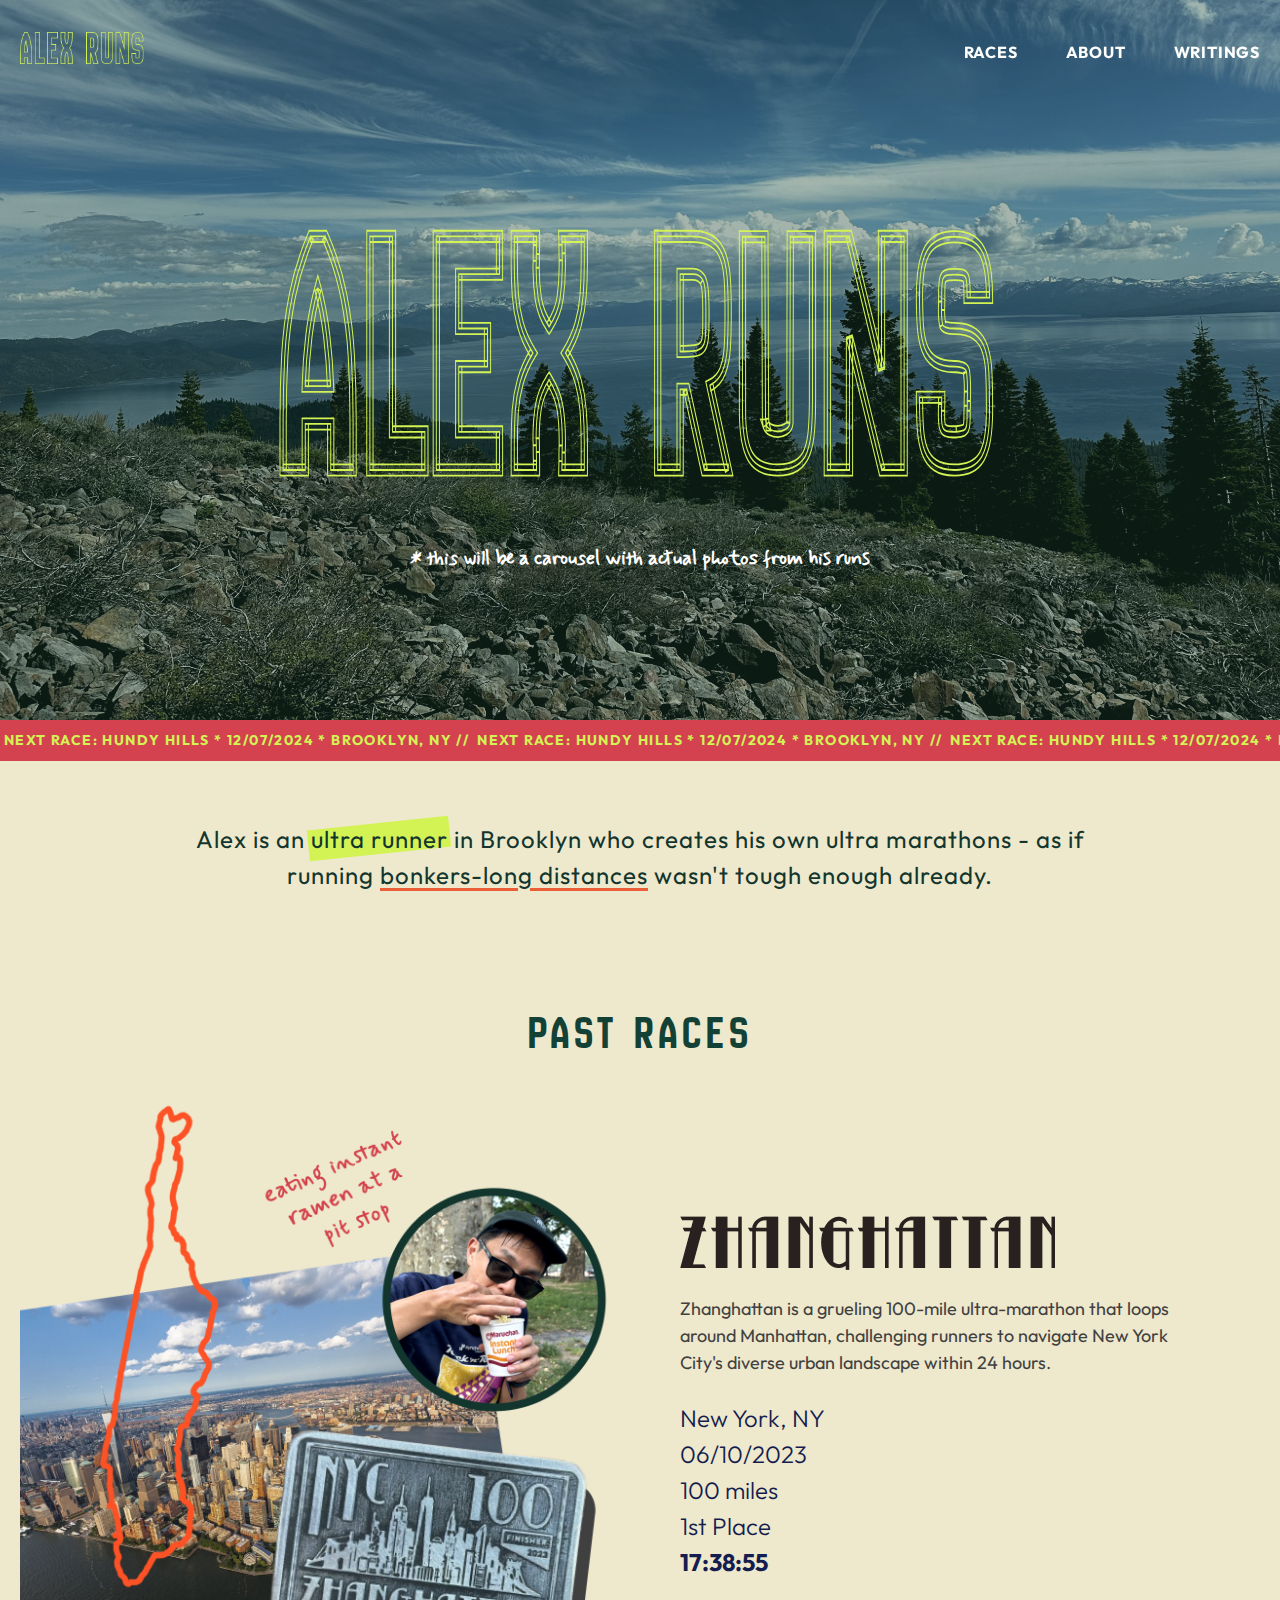
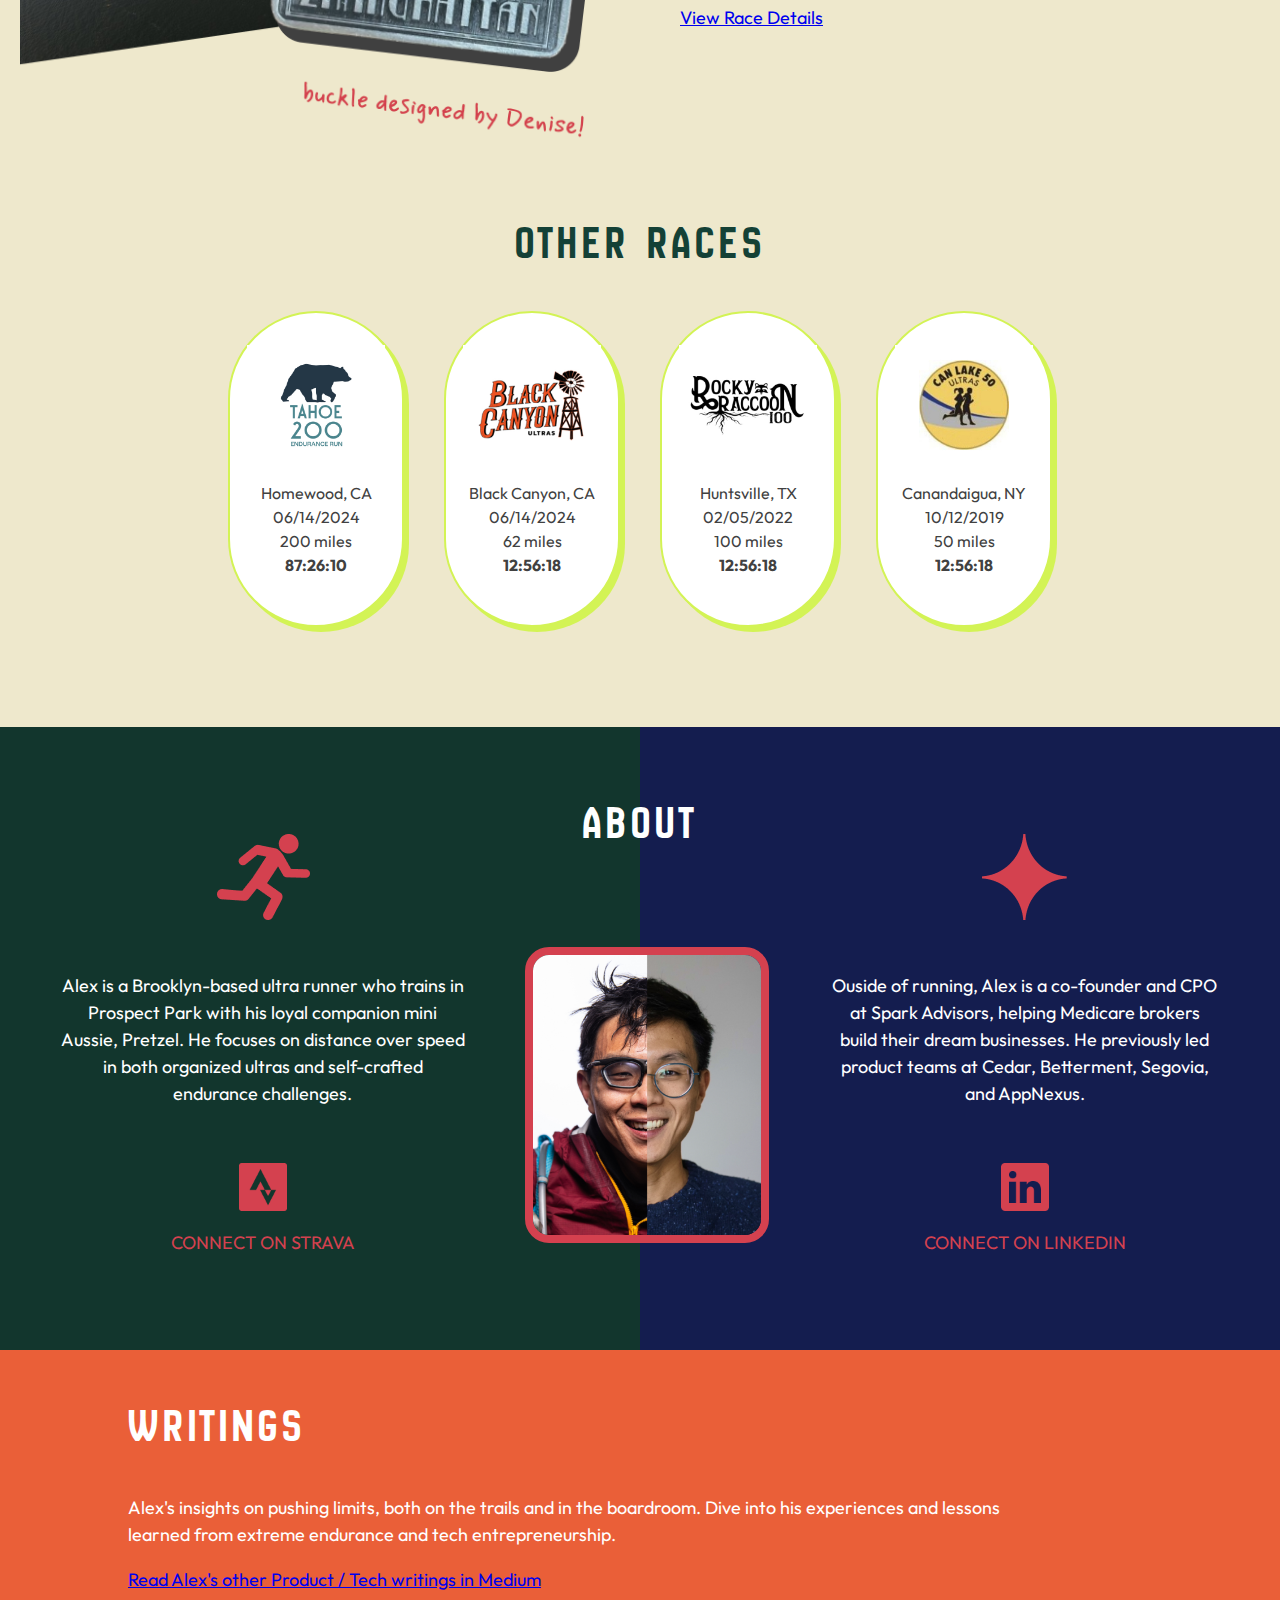
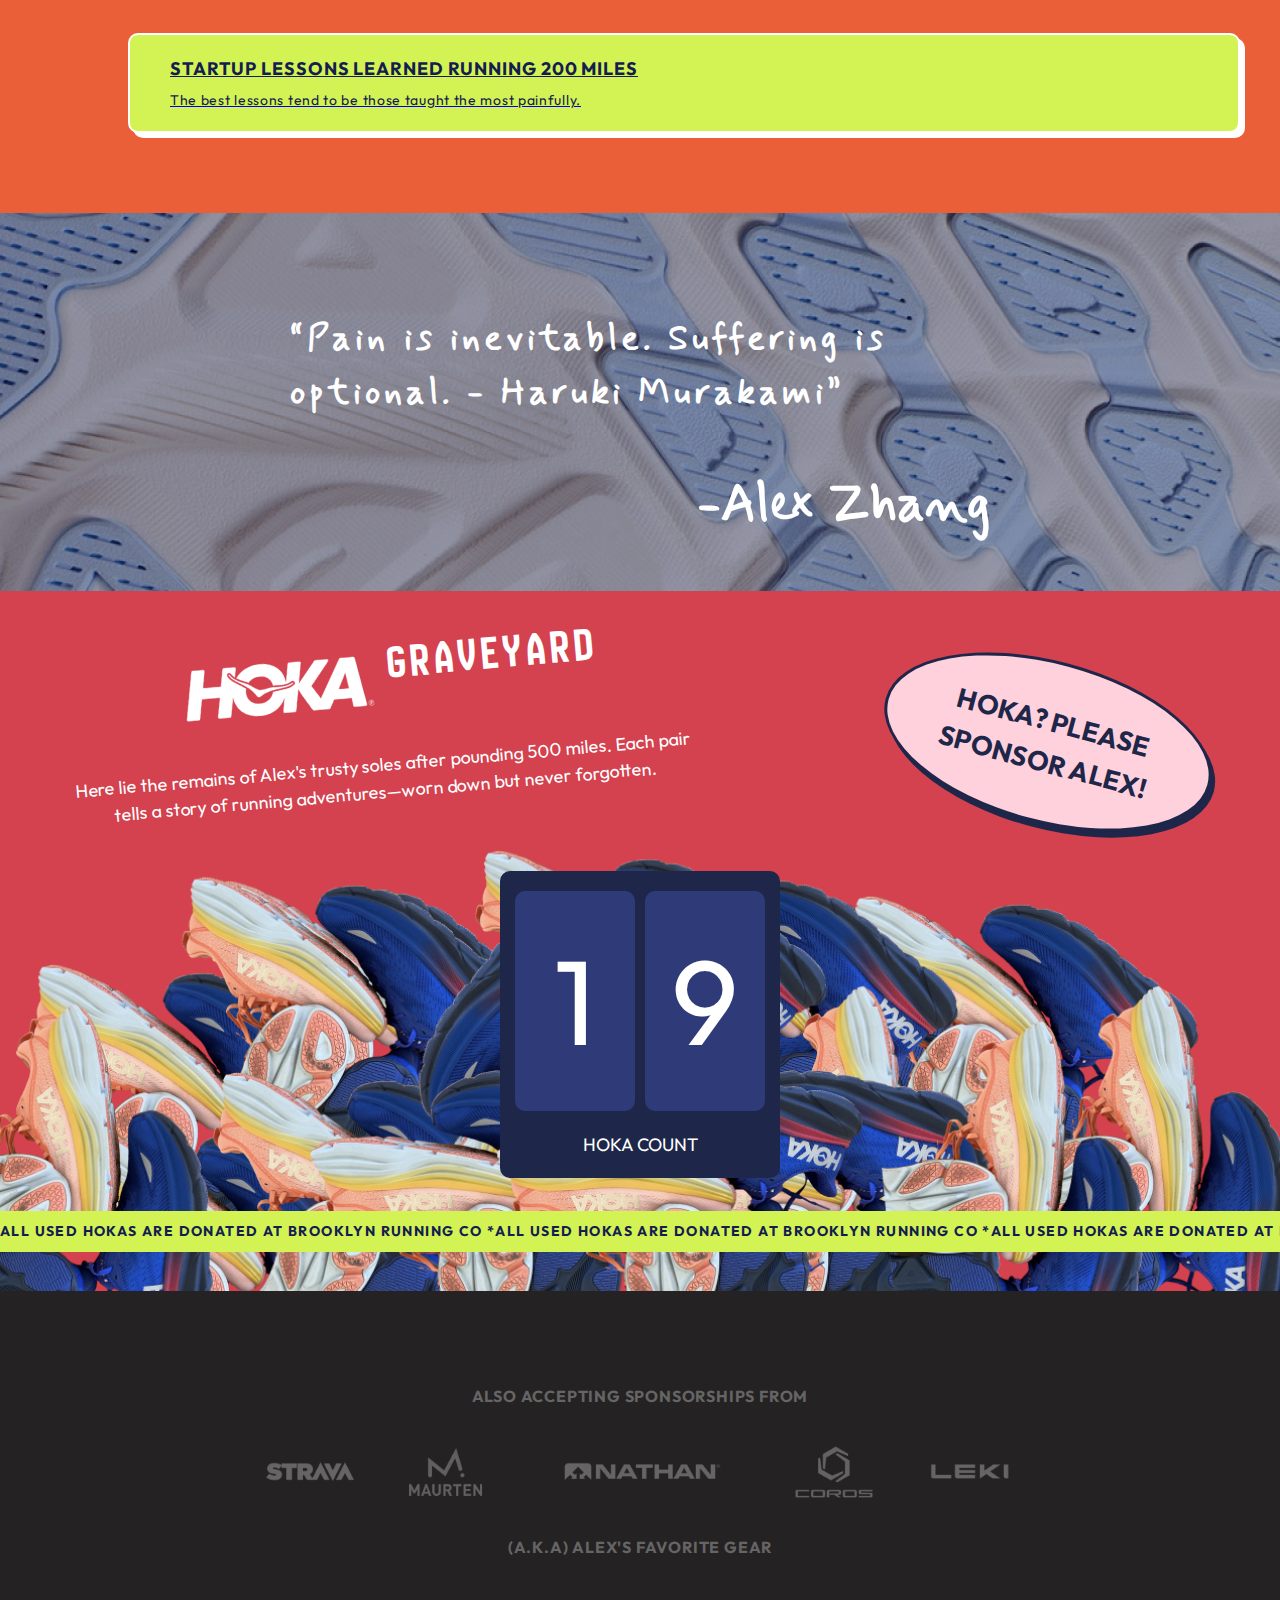
<file: index.html>
<!DOCTYPE html>
    <html lang="en">
        
<head>
    <meta charset="UTF-8">
    <meta name="viewport" content="width=device-width, initial-scale=1.0">
    <title> Alex Runs</title>
    <link rel="stylesheet" href="./styles.css">
    <link href="https://fonts.googleapis.com/css2?family=Outfit:wght@300;400;500;700&display=swap" rel="stylesheet">
    <link href="https://fonts.googleapis.com/css2?family=New+Amsterdam&display=swap" rel="stylesheet">
    <link href="https://fonts.googleapis.com/css2?family=Mynerve&display=swap" rel="stylesheet">
</head>

<body>
    <section class="nav">
        <a href="/">
            <img class="nav-logo" src="../assets/images/nav_logo.png">
        </a>
        <button class="nav-toggle" aria-label="toggle navigation">
            <span class="hamburger"></span>
        </button>
        <ul class="nav-links">
            <li><a href="../index.html#races">Races</a></li>
            <li><a href="../index.html#about">About</a></li>
            <li><a href="../index.html#writings">Writings</a></li>
        </ul>
    </section>

    <div class="hero">
        <img class="hero-image" src="./assets/images/hero_banner_01.jpg">
        <div class="hero-overlay"></div>
        <h1 class="hero-title">ALEX RUNS</h1>
        <h6 class="hero-subtitle">* this will be a carousel with actual photos from his runs</h6>
    </div>

    <div class="marquee">
        <div class="marquee-content">
            <span class="marquee-item">NEXT RACE: HUNDY HILLS * 12/07/2024 * BROOKLYN, NY  //  </span>
            <span class="marquee-item">NEXT RACE: HUNDY HILLS * 12/07/2024 * BROOKLYN, NY  //  </span>
            <span class="marquee-item">NEXT RACE: HUNDY HILLS * 12/07/2024 * BROOKLYN, NY  //  </span>
            <span class="marquee-item">NEXT RACE: HUNDY HILLS * 12/07/2024 * BROOKLYN, NY  //  </span>
            <span class="marquee-item">NEXT RACE: HUNDY HILLS * 12/07/2024 * BROOKLYN, NY  //  </span>
            <span class="marquee-item">NEXT RACE: HUNDY HILLS * 12/07/2024 * BROOKLYN, NY  //  </span>
        </div>
    </div>

    <div class="alex-description">
        <h2 class="large-subheader">Alex is an <span class="highlight">ultra runner</span> in Brooklyn who creates his own ultra marathons - as if running <span class="squiggle">bonkers-long distances</span> wasn't tough enough already.</p>
    </div>

    <div class="past-races" id="races">
        <h1>PAST RACES</h1>
        <div class="race-zhanghattan">
            <div class="race-block">
                <img class="past-race-image" src="./assets/images/zhanghattan-cover.png">
                <div class="past-race-description">
                    <img src="assets/images/zhanghattan_logo.png" class="race-logo">
                    <p> Zhanghattan is a grueling 100-mile ultra-marathon that loops around Manhattan, challenging runners to navigate New York City's diverse urban landscape within 24 hours.</p>
                    <p class="race-stats"> New York, NY <br> 06/10/2023 <br> 100 miles <br> 1st Place <br> <span style="font-weight: bold;">17:38:55</span></p>
                    <a href="./public/zhanghattan.html">View Race Details</a>
                </div>
            </div>
        </div>
    </div>

    <div class="other-races">
        <h1>OTHER RACES</h1>
        <div class="other-races-container">
            <div class="other-race-block">
                <img src="./assets/images/or_tahoe200.jpg">
                <p> Homewood, CA <br> 06/14/2024 <br> 200 miles <br> <span style="font-weight: bold;">87:26:10</span></p>
            </div>
            <div class="other-race-block">
                <img src="./assets/images/or_blackcanyon.jpg">
                <p> Black Canyon, CA <br> 06/14/2024 <br> 62 miles <br> <span style="font-weight: bold;">12:56:18</span></p>
            </div>
            <div class="other-race-block"> 
                <img src="./assets/images/or_rockyracoon.jpg">
                <p> Huntsville, TX <br> 02/05/2022 <br> 100 miles <br> <span style="font-weight: bold;">12:56:18</span></p>
            </div>
            <div class="other-race-block">
                <img src="./assets/images/or_canlake50.jpg">
                <p> Canandaigua, NY <br> 10/12/2019 <br> 50 miles <br> <span style="font-weight: bold;">12:56:18</span></p>
            </div>
        </div>
    </div>

    <section id="about">
        <h1>ABOUT</h1>
        <div class="green-panel"></div>
        <div class="blue-panel"></div>
        
        <div class="about-content">
            <div class="about-left">
                <img src="./assets/images/largeicon_runner.png">
                <p>Alex is a Brooklyn-based ultra runner who trains in Prospect Park with his loyal companion mini Aussie, Pretzel. He focuses on distance over speed in both organized ultras and self-crafted endurance challenges.</p>
                    <a class="connect-button" href="https://www.strava.com/athletes/44468706" target="_blank" rel="noopener noreferrer">
                        <img class="icon"src="./assets/images/largeicon_strava.png">
                        <p> Connect on Strava</p>
                    </a>
            </div>

            <div class="image-about">
                <img src="./assets/images/duoalex_portrait.png">
            </div>

            <div class="about-right">
                <img src="./assets/images/largeicon_sparkie.png">
                <p>Ouside of running, Alex is a co-founder and CPO at Spark Advisors, helping Medicare brokers build their dream businesses. He previously led product teams at Cedar, Betterment, Segovia, and AppNexus.</p>
                    <a class="connect-button" href="https://www.linkedin.com/in/alexmaozhang/" target="_blank" rel="noopener noreferrer">
                        <img class="icon" src="./assets/images/largeicon_linkedin.png">
                        <p> Connect on LinkedIn</p>
                    </a>
            </div>
        </div>
    </section>

    <section id="writings">
        <div class="writings-header">
            <h1>WRITINGS</h1>
            <p>Alex's insights on pushing limits, both on the trails and in the boardroom. Dive into his experiences and lessons learned from extreme endurance and tech entrepreneurship.</p>
            <a href="https://medium.com/@azhang7" target="_blank" rel="noopener noreferrer">Read Alex's other Product / Tech writings in Medium</a>
        </div>
        
        <div class="article-container">
            <a href="https://medium.com/@azhang7/startup-lessons-learned-running-200-miles-99470551251e" target="_blank" rel="noopener noreferrer">
                <div class="article-block">
                    <h2>Startup Lessons Learned Running 200 Miles</h2>
                    <p>The best lessons tend to be those taught the most painfully.</p>
               </div>
            </a>
        </div>
    </section>

    <section id="quote">
        <img class="quote-image" src="./assets/images/shoesole.jpg">
        <div class="quote-overlay"></div>
        <h1 class="quote-text">“Pain is inevitable. Suffering is optional. - Haruki Murakami”</h1>
        <h2 class="quote-alex"> -Alex Zhang</h2>
    </section>

    <section class="hoka-container">
        <img src="./assets/images/hokas_background.png" class="hokas-background">
        <div class="hoka-header">
            <div class="hoka-headline">
                <img src="./assets/images/hoka_logo.png" class="hoka-logo">
                <h1>Graveyard</h1>
            </div>
            <p>Here lie the remains of Alex's trusty soles after pounding 500 miles. Each pair tells a story of running adventures—worn down but never forgotten.</p>
        </div>
        <div class="hoka-counter">
            <div class="hoka-count">
                <div class="hoka-number-box">
                    <span class="hoka-number">1</span>
                </div>
                <div class="hoka-number-box">
                    <span class="hoka-number">9</span>
                </div>
            </div>
            <span class="hoka-count-label">HOKA COUNT</span>
        </div>

        <div class="hoka-sponsor">
            <h2>HOKA? Please sponsor Alex!</h2>
        </div>

        <div class="marquee-two">
            <div class="marquee-content">
                <span class="marquee-item-two">ALL USED HOKAS ARE DONATED AT BROOKLYN RUNNING CO * </span>
                <span class="marquee-item-two">ALL USED HOKAS ARE DONATED AT BROOKLYN RUNNING CO * </span>
                <span class="marquee-item-two">ALL USED HOKAS ARE DONATED AT BROOKLYN RUNNING CO * </span>
                <span class="marquee-item-two">ALL USED HOKAS ARE DONATED AT BROOKLYN RUNNING CO * </span>
                <span class="marquee-item-two">ALL USED HOKAS ARE DONATED AT BROOKLYN RUNNING CO * </span>
                <span class="marquee-item-two">ALL USED HOKAS ARE DONATED AT BROOKLYN RUNNING CO * </span>
            </div>
        </div>
    </section>

    <section class="other-sponsors">
        <h2>Also accepting sponsorships from</h2>
        <div class="sponsors">
            <img class="sponsor-logo" src="./assets/images/sp_logo_strava.png">
            <img class="sponsor-logo" src="./assets/images/sp_logo_maurten.png">
            <img class="sponsor-logo" src="./assets/images/sp_logo_nathan.png">
            <img class="sponsor-logo" src="./assets/images/sp_logo_coros.png">
            <img class="sponsor-logo" src="./assets/images/sp_logo_leki.png">
        </div>
        <h2>(A.K.A) Alex's favorite gear</h2>
    </section>

    <script src="script.js"></script>
</body>

</html>
</file>
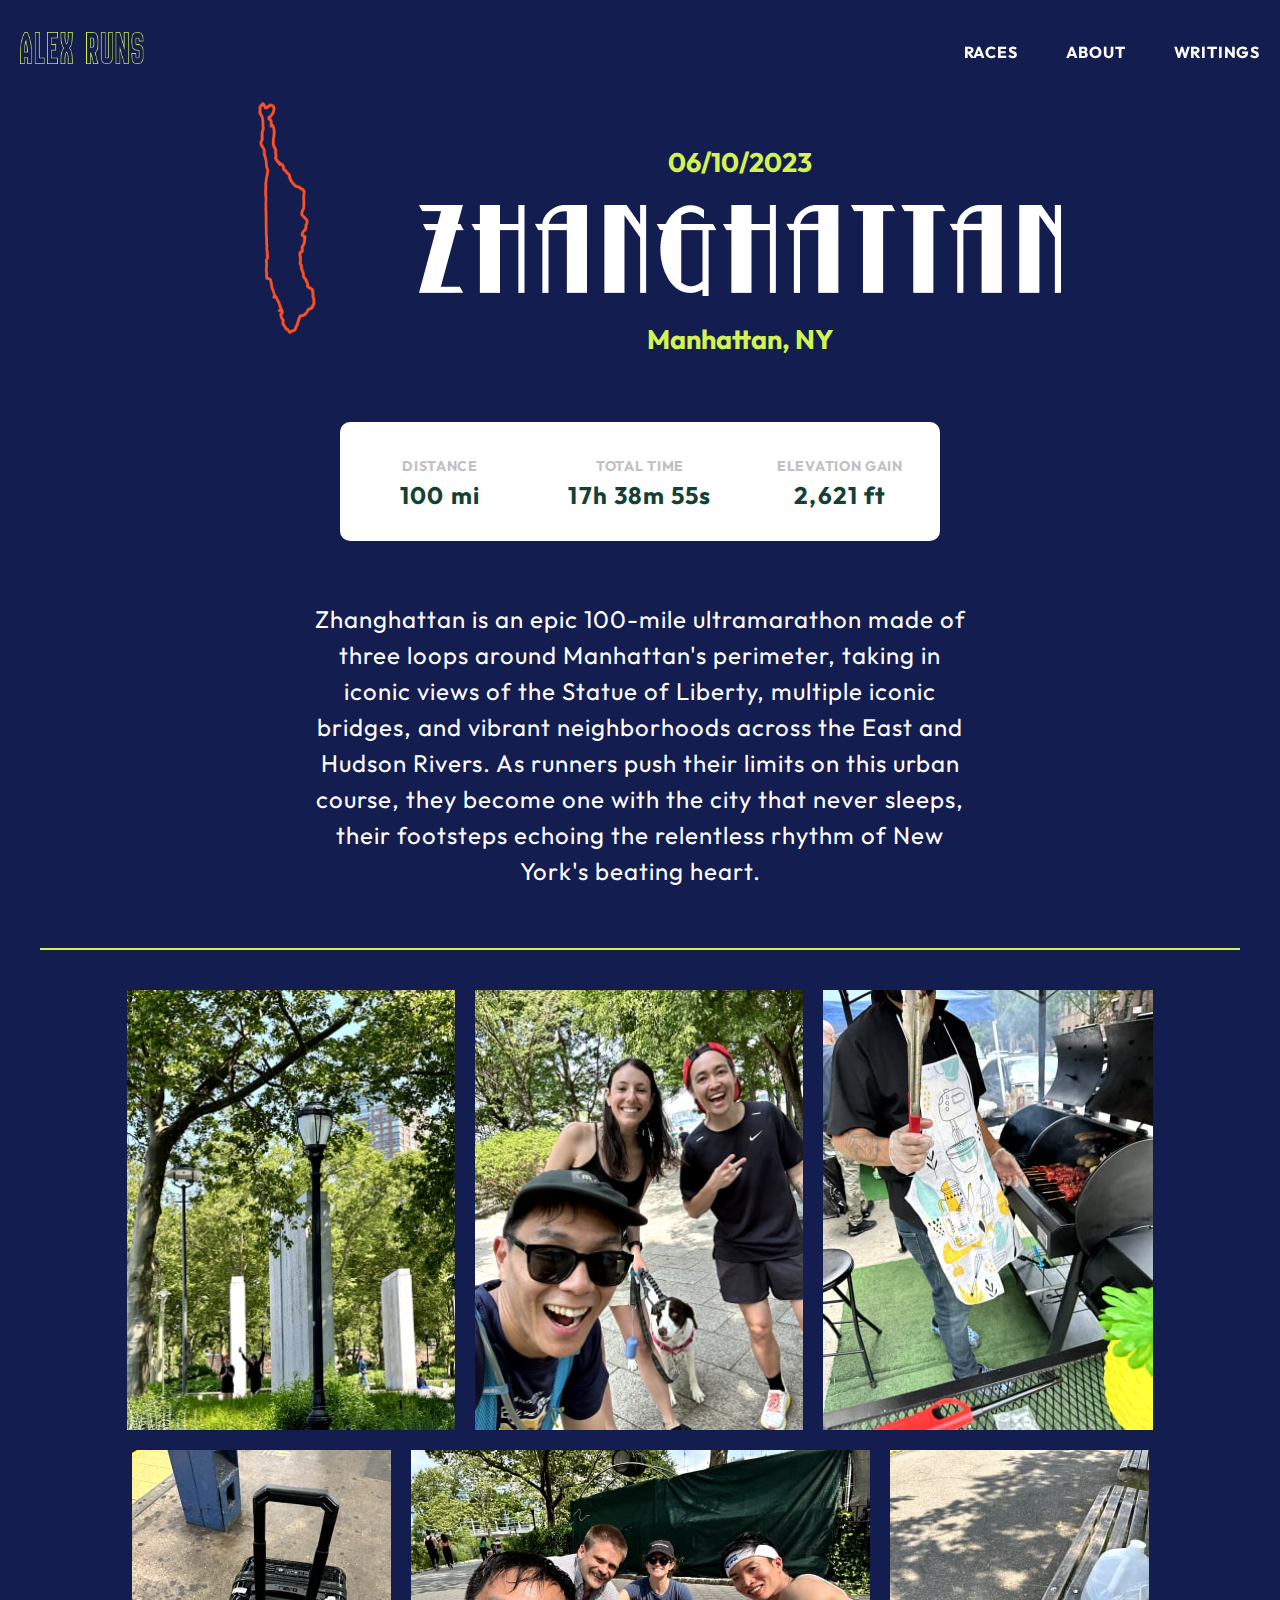
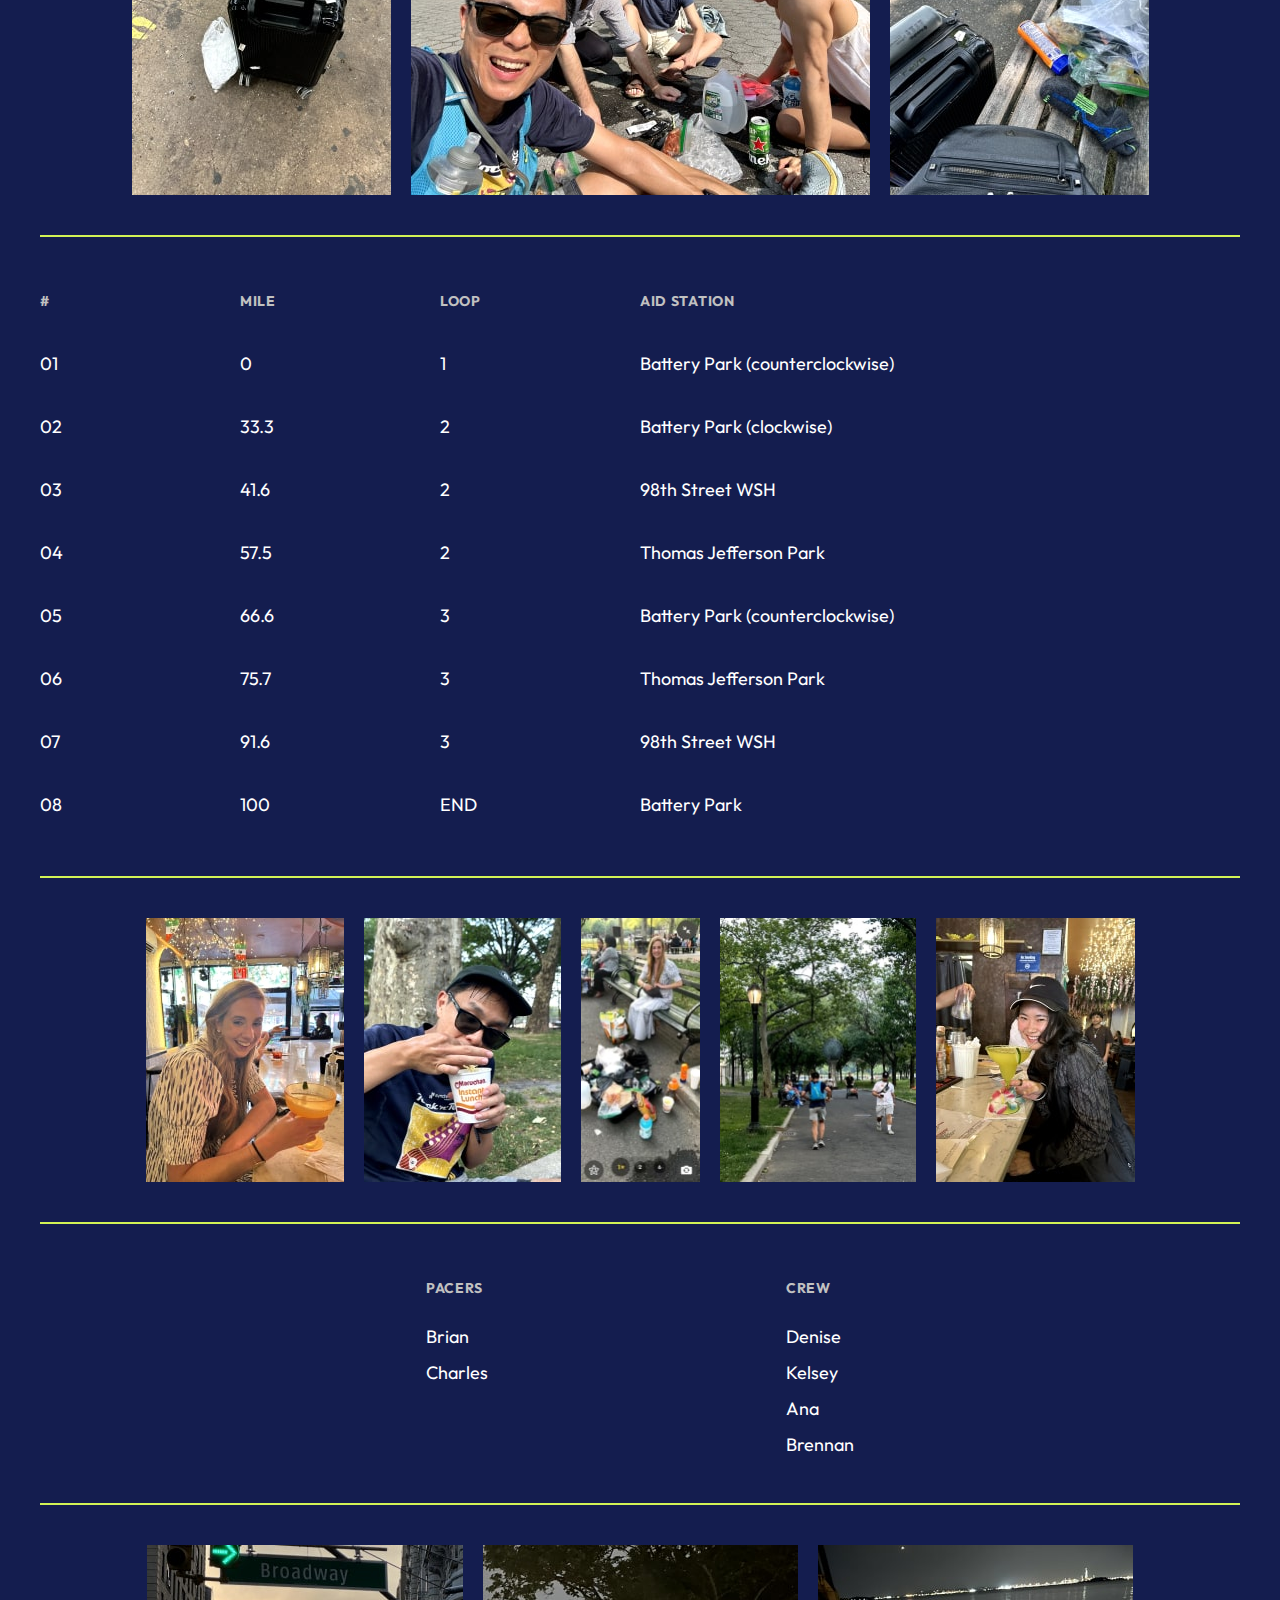
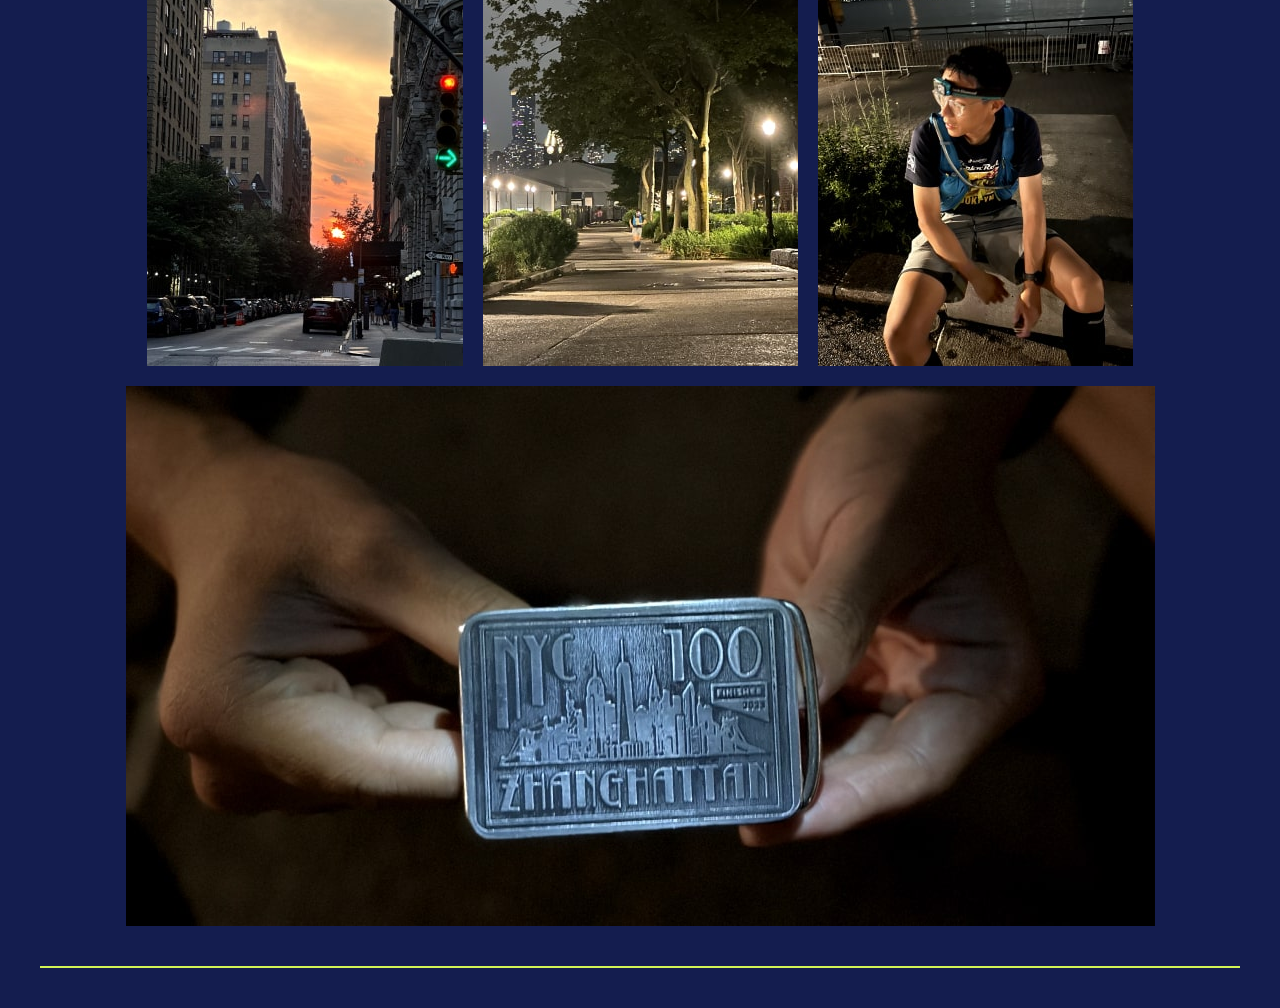
<file: public/zhanghattan.html>
<!DOCTYPE html>
    <html lang="en">
        
<head>
    <meta charset="UTF-8">
    <meta name="viewport" content="width=device-width, initial-scale=1.0">
    <title> Alex Runs</title>
    <link rel="stylesheet" href="../styles.css">
    <link href="https://fonts.googleapis.com/css2?family=Outfit:wght@300;400;500;700&display=swap" rel="stylesheet">
    <link href="https://fonts.googleapis.com/css2?family=New+Amsterdam&display=swap" rel="stylesheet">
    <link href="https://fonts.googleapis.com/css2?family=Mynerve&display=swap" rel="stylesheet">
</head>

<body class="zhanghattan-page">

    <section class="nav">
        <a href="/">
            <img class="nav-logo" src="../assets/images/nav_logo.png">
        </a>
        <button class="nav-toggle" aria-label="toggle navigation">
            <span class="hamburger"></span>
        </button>
        <ul class="nav-links">
            <li><a href="../index.html#races">Races</a></li>
            <li><a href="../index.html#about">About</a></li>
            <li><a href="../index.html#writings">Writings</a></li>
        </ul>
    </section>

    <section class="race-hero">
        <img class="map"src="../assets/images/zhanghattan_map.png">
        <div class="race-hero title">
            <h2 class="race-hero">06/10/2023</h2>
            <img class="logo" src="../assets/images/zhanghattan_logo_white.png">
            <h2 class="race-hero">Manhattan, NY</h2>
        </div>
    </section>

    <section class="race-description-block">
        <div class="stats">
            <div class="stats-item">
                <h3 class="stats-label">Distance</h3>
                <h2 class="stats-value">100 mi</h2>
            </div>
            <div class="stats-item">
                <h3 class="stats-label">Total Time</h3>
                <h2 class="stats-value">17h 38m 55s</h2>
            </div>
            <div class="stats-item">
                <h3 class="stats-label">Elevation Gain</h3>
                <h2 class="stats-value">2,621 ft</h2>
            </div>
        </div>
        <div class="description">
            <h2 class="large-subheader">Zhanghattan is an epic 100-mile ultramarathon made of three loops around Manhattan's perimeter, taking in iconic views of the Statue of Liberty, multiple iconic bridges, and vibrant neighborhoods across the East and Hudson Rivers. As runners push their limits on this urban course, they become one with the city that never sleeps, their footsteps echoing the relentless rhythm of New York's beating heart.</h2>
        </div>
    </section>

    <hr>

    <section class="race-photos">
        <div class="photo-row">
            <img src="../assets/images/zh_01-min.jpg">
            <img src="../assets/images/zh_02-min.jpg">
            <img src="../assets/images/zh_03-min.jpg">
            <img src="../assets/images/zh_04-min.jpg">
            <img src="../assets/images/zh_05-min.jpg">
            <img src="../assets/images/zh_06-min.jpg">
        </div>
    </section>

    <hr>

    <section class="aid-stations">
        <div class="race-table">
            <div class="table-header"><h3 class="stats-label">#</h3></div>
            <div class="table-header"><h3 class="stats-label">Mile</h3></div>
            <div class="table-header"><h3 class="stats-label">Loop</h3></div>
            <div class="table-header"><h3 class="stats-label">Aid Station</h3></div>
            
            <!-- Row 1 -->
            <div><p>01</p></div>
            <div><p>0</p></div>
            <div><p>1</p></div>
            <div><p>Battery Park (counterclockwise)</p></div>
            
            <!-- Row 2 -->
            <div><p>02</p></div>
            <div><p>33.3</p></div>
            <div><p>2</p></div>
            <div><p>Battery Park (clockwise)</p></div>

            <!-- Row 3 -->
            <div><p>03</p></div>
            <div><p>41.6</p></div>
            <div><p>2</p></div>
            <div><p>98th Street WSH</p></div>

            <!-- Row 4 -->
            <div><p>04</p></div>
            <div><p>57.5</p></div>
            <div><p>2</p></div>
            <div><p>Thomas Jefferson Park</p></div>

            <!-- Row 5 -->
            <div><p>05</p></div>
            <div><p>66.6</p></div>
            <div><p>3</p></div>
            <div><p>Battery Park (counterclockwise)</p></div>

            <!-- Row 6 -->
            <div><p>06</p></div>
            <div><p>75.7</p></div>
            <div><p>3</p></div>
            <div><p>Thomas Jefferson Park</p></div>

            <!-- Row 7 -->
            <div><p>07</p></div>
            <div><p>91.6</p></div>
            <div><p>3</p></div>
            <div><p>98th Street WSH</p></div>

            <!-- Row 8 -->
            <div><p>08</p></div>
            <div><p>100</p></div>
            <div><p>END</p></div>
            <div><p>Battery Park</p></div>
        </div>
    </section>

    <hr>

    <section class="race-photos">
        <div class="photo-row">
            <img src="../assets/images/zh_07-min.jpg">
            <img src="../assets/images/zh_08-min.jpg">
            <img src="../assets/images/zh_09-min.jpg">
            <img src="../assets/images/zh_10-min.jpg">
            <img src="../assets/images/zh_11-min.jpg">
        </div>
    </section>    

    <hr>

    <section class="pacers-and-crew">
        <div class="pacers">
            <h3 class="stats-label">Pacers</h3>
            <p>Brian</p>
            <p>Charles</p>
        </div>
        <div class="crew">
            <h3 class="stats-label">Crew</h3>
            <p>Denise</p>
            <p>Kelsey</p>
            <p>Ana</p>
            <p>Brennan</p>
        </div>
    </section>

    <hr>

    <section class="race-photos">
        <div class="photo-row">
            <img src="../assets/images/zh_12-min.jpg">
            <img src="../assets/images/zh_13-min.jpg">
            <img src="../assets/images/zh_14-min.jpg">
            <img src="../assets/images/zh_15-min.jpg">
        </div>
    </section>

    <hr>



</body>
</file>
<file: styles.css>
body {
    margin: 0;
    padding: 0;
    font-family: 'Outfit', sans-serif;
    font-size: 18px;
    font-weight: 400;
    color: #414141;
    line-height: 1.5;
    margin: 0 auto;
}

.nav-toggle {
    display: none;
    background: none;
    border: none;
    cursor: pointer;
    padding-right: 30px;
    position: relative;
    z-index: 1001;
}

h1 {
    font-family: 'New Amsterdam', sans-serif;
    font-size: 48px;
    font-weight: 400;
    color: #144136;
    text-align: center;
    letter-spacing: 0.1em;
    margin-top: 0px;
}

.marquee {
    width: 100%;
    overflow: hidden;
    background: #D4414F;
    padding: 10px 0;
}


.marquee-content {
    display: flex;
    animation: marquee 20s linear infinite;
}

.marquee-item {
    flex-shrink: 0;
    padding: 0 4px;
    white-space: nowrap;
    color: #D3F355;
    font-family: 'Outfit', sans-serif;
    letter-spacing: 0.1em;
    font-size: 14px;
    font-weight: 700;
}
.marquee-two {
    flex-shrink: 0;
    padding: 0 4px;
    white-space: nowrap;
    color: #141D4F;
    font-family: 'Outfit', sans-serif;
    letter-spacing: 0.1em;
    font-size: 14px;
    font-weight: 700;
}

@keyframes marquee {
    0% {
        transform: translateX(0%);
    }
    100% {
        transform: translateX(-100%);
    }
}

.hero {
    position: relative;
    width: 100%;
    height: 80vh;
    overflow: hidden;
    display: flex;
    justify-content: center;
    align-items: center;
}

.hero-overlay {
    position: absolute;
    top: 0;
    left: 0;
    width: 100%;
    height: 100%;
    background: rgba(27, 67, 47, 0.4);
}

.hero-image {
    position: absolute;
    top: 0;
    left: 0;
    width: 100%;
    height: 100%;
    object-fit: cover;
    object-position: center;
}
.hero-title {
    position: absolute;
    z-index: 1;
    font-family: 'New Amsterdam', sans-serif;
    font-size: 200px;
    font-weight: 700;
    transform: scaleY(1.8);
    -webkit-text-stroke: 1px #D3F355;
    letter-spacing: 4px;
    color: transparent;
    text-align: center;
    margin-top: 120px;
}

.hero-subtitle {
    position: absolute;
    top: 70%;
    z-index: 1;
    font-family: 'Mynerve', cursive;
    font-size: 20px;
    font-weight: 700;
    color: #ffffff;
    text-align: center;
    margin-top: 40px;
}

.alex-description {
    display: flex;
    justify-content: center;
    background-color: #EEE8CC;
    padding: 40px;
}

.alex-description .large-subheader{
    width: 960px;
}

.large-subheader {
    font: 400 24px/1.5 'Outfit', sans-serif;
    color: #12362D;
    text-align: center;
    letter-spacing: 1px;
    line-height: 1.5;
    padding-left: 8%;
    padding-right: 8%;
}

.large-subheader .highlight {
    position: relative;
    display: inline-block;
    z-index: 1;
}

.large-subheader .highlight::before {
    content: '';
    position: absolute;
    left: -0.1em;
    right: -0.1em;
    top: 0.1em;
    bottom: 0.1em;
    background-color: #D3F355;
    z-index: -1;
    transform: rotate(-6deg);
}

.large-subheader .squiggle {
    text-decoration: underline;
    text-decoration-color: #EA5F38;
    text-underline-offset: 4px;
    text-decoration-thickness: 3px;
}

.past-races {
    display: flex;
    flex-direction: column;
    align-items: center;
    background-color: #EEE8CC;
    padding: 20px;
}

.race-zhanghattan {
    width: 100%;
}

.race-block {
    display: flex;
    flex-direction: row;
    background-color: #EEE8CC;
    align-items: center;
}

.past-race-image {
    max-width: 600px;
    width: 50%;
    padding-left: 0px;
}

.race-stats {
    font-size: 24px;
    font-weight: 300;
    color: #141D4F;
    line-height: 1.5;
}

.past-race-description {
    align-items: left;
    padding-left: 80px;
    width: 50%;
    padding: 60px;
}

.past-race-description .race-logo{
    max-width: 100%;
    height: auto;
}

.other-races {
    display: flex;
    flex-direction: column;
    align-items: center;
    background-color: #EEE8CC;
    padding: 40px;
}

.other-races-container {
    display: flex;
    flex-wrap: wrap;
    justify-content: center;
    gap: 40px;
    text-align: center;
    padding-bottom: 60px;
}

.other-race-block {
    display: flex;
    flex-direction: column;
    align-items: center;
    background-color: #ffffff;  
    padding: 16px;
    border-radius: 100px / 100px;
    width: 140px;
    height: 280px;
    border: 2px solid #D3F355;
    box-shadow: 5px 5px 0 #D3F355;
    font-size: 16px;
}

.other-race-block hr {
    width: 50%;
    height: 3px;
    background-color: #D3F355;
    border: none;
    margin-top: 8px;
}

.other-race-block img {
    height: 120px;
    object-fit: cover;
    margin-top: 16px;
}

#about {
    display: flex;
    flex-direction: row;
    position: relative;
}

#about h1 {
    flex: 1;
    width: 100%;
    position: absolute;
    z-index: 10;
    color: #FFFFFF;
    padding-top: 60px;
    z-index: 20;
}

.about-content {
    display: flex;
    flex-direction: row;
    padding-top: 20px;
}

.green-panel {
    background-color: #12362D;
    position: absolute;
    width: 50%;
    height: 100%;
    z-index: 0;
}

.blue-panel {
    background-color: #141D4F;
    position: absolute;
    right: 0;
    width: 50%;
    height: 100%;
    z-index: 0;
}

.about-right, .about-left {
    text-align: center;
    padding: 60px;
    z-index: 10;
    color: #FFFFFF;
    justify-content: center;
    align-items: center;
}

.image-about {
    z-index: 10;
    padding-top: 120px;
    justify-content: center;
    align-items: center;
}

.image-about img {
    height: 280px;
    border-radius: 24px;
    border: 8px solid #D4414F;
    margin-top: 80px;
}

.connect-button {
    display: flex;
    flex-direction: column;
    align-items: center;
    justify-content: center;
    padding: 16px;
    margin-top: 40px;
    text-decoration: none;
    text-transform: uppercase;
    color: #D4414F;
}

.icon {
    height: 48px;
    justify-content: center;
    align-items: center;
}

#writings {
    position: relative;
    background-color: #EA5F38;
    padding: 40px;
    padding-left: 10%;
    justify-content: center;
    align-items: center;
    margin: 0px;
}

#writings  .writings-header {
    color: #FFFFFF;
    text-align: left;
    width: 80%;
    padding-bottom: 40px;
}

#writings .writings-header h1 {
    color: #FFFFFF;
    text-align: left;
}

.article-container {
    padding-bottom: 40px;
}

.article-block {
    background-color: #D3F355;
    border-radius: 10px;
    padding-top: 20px;
    padding-bottom: 20px;
    padding-left: 40px;
    padding-right: 40px;
    border: 2px solid #FFFFFF;
    box-shadow: 5px 5px 0 #FFFFFF;
    z-index: 2;
}

.article-block h2 {
    font-family: 'Outfit', sans-serif;
    text-transform: uppercase;
    text-decoration: underline;
    font-size: 18px;
    font-weight: 700;
    color: #141D4F  ;
    margin-top: 0px;
    margin-bottom: 8px;
    letter-spacing: 0.05em;
}

.article-block p {
    font-family: 'Outfit', sans-serif;
    font-size: 14px;
    font-weight: 400;
    color: #141D4F;
    letter-spacing: 0.05em;
    margin-top: 0px;
    margin-bottom: 0px;
    line-height: 1.5;
}

#quote {
    display: flex;
    flex-direction: column;
    position: relative;
    z-index: 1;
    width: 100%;  
    align-items: center;
    margin: 0px;
}


.quote-overlay {
    position: absolute;
    width: 100%;
    height: 100%;   
    background: rgba(0, 0, 47, 0.4);
    z-index: 0;
}

.quote-image {
    position: absolute;
    width: 100%;
    height: 100%;
    object-fit: cover;
    object-position: center;
    z-index: 0;
}
.quote-text {
    width: 80%;
    max-width: 700px;
    position: relative;
    margin-top: 100px;
    font-family: 'Mynerve', cursive;
    font-size: 2em;
    font-weight: 700;
    letter-spacing: 4px;
    line-height: 1.5;
    color: #FFFFFF;
    text-align: left;
    width: 70%;
}

.quote-alex {
    width: 80%;
    max-width: 700px;
    position: relative;
    margin-top: 20px;
    font-family: 'Mynerve', cursive;
    font-size: 3em;
    font-weight: 700;
    color: #ffffff;
    text-align: right;
}

.zhanghattan-page {
    background-color: #141D4F;
}

.race-hero {
    display: flex;
    flex-direction: row;
    justify-content: center;
    align-items: center;
    padding-top: 60px;
    padding-left: 2%;
    padding-right: 2%;
    
}

.race-hero .title {
    display: flex;
    flex-direction: column;
    align-items: center;
    justify-content: center;
}

.race-hero h2{
    color: #D3F355;
    padding: 0px;
}

.map {
    max-width: 200px;
    width: 100%;
    height: auto;
}

.logo {
    width: 100%;
    height: auto;
}

.stats {
    display: flex;
    flex-direction: row;
    justify-content: center;
    align-items: center;
    background-color: #FFFFFF;
    border-radius: 10px;
    max-width: 600px;
    margin: 40px auto;
}

.stats-label {
    font-size: 14px;
    text-transform: uppercase;
    font-weight: 700;
    color: #C1C1C1;
    letter-spacing: 0.05em;
    margin-bottom: 0px;
}

.stats-value {
    font-size: 24px;
    font-weight: 700;
    color: #144136;
    letter-spacing: 0.05em;
    margin-bottom: 8px;
    margin-top: 0px;
}

.stats-item {
    display: flex;
    flex-direction: column;
    justify-content: center;
    align-items: center;
    width: 33%;
    padding: 20px;
}

.description {
    display: flex;
    flex-direction: column;
    justify-content: center;
    align-items: center;
    margin: auto;
    max-width: 800px;
}

.description h2 {
    color: #FFFFFF;
}

.zhanghattan-page hr {
    height: 2px;
    background-color: #D3F355;
    border: none;
    margin: 40px;
}

.race-photos {
    display: flex;
    flex-direction: column;
    justify-content: center;
    align-items: center;
    gap: 20px;
    width: 100%;
}

.photo-row {
    display: flex;
    flex-direction: row;
    flex-wrap: wrap;
    justify-content: center;
    gap: 20px;
    max-width: 1200px;
}

.photo-row img {
    max-width: 100%;
    height: auto;
    object-fit: cover;
}

.aid-stations {
    padding-left: 40px;
    padding-right: 40px;
    max-width: 1200px;
    margin: 0 auto;
}

.race-table {
    display: grid;
    grid-template-columns: 1fr 1fr 1fr 3fr;
}

.race-table .table-header {
    padding-bottom: 20px;
}

.race-table p {
    color: #FFFFFF;
    line-height: 1.5;
}

.race-table > div {
    text-align: left;
} 

.pacers-and-crew {
    display: flex;
    flex-direction: row;
    justify-content: center;
    padding-left: 40px;
    padding-right: 40px;

}

.pacers-and-crew .pacers{
    display: flex;
    flex-direction: column;
    justify-content: top;
    align-items: left;
    width: 30%;
}

.pacers-and-crew .crew{
    display: flex;
    flex-direction: column;
    justify-content: top;
    align-items: left;
}

.pacers-and-crew .stats-label {
    padding-bottom: 20px;
}

.pacers-and-crew p {
    color: #FFFFFF;
    line-height: 0px;
}

.nav {
    display: flex;
    justify-content: space-between;
    align-items: center;
    padding: 20px;
    background-color: transparent;
    position: fixed;
    top: 0;
    left: 0;
    right: 0;
    z-index: 1000;
}

.nav-logo {
    height: 32px;
}

.nav-links {
    display: flex;
    justify-content: right;
    align-items: center;
    gap: 3rem;
    list-style: none;
}

.nav-links li a {
    color: #FFFFFF;
    font-size: 16px;
    font-weight: 700;
    letter-spacing: 0.05em;
    text-transform: uppercase;
    text-decoration: none;
} 

.nav-links li a:hover {
    color: #D3F355;
    cursor: pointer;
    text-decoration: underline;
    text-underline-offset: 0.4em;
}

.hoka-container {
    position: relative;
    display: flex;
    flex-direction: column;
    align-items: center;
    background-color: #D4414F;
    min-height: 700px;
}

.hokas-background {
    position: absolute;
    top: 0;
    left: 0;
    width: 100%;
    height: 100%;
    object-fit: cover;
    object-position: center;
    z-index: 1;
}

.hoka-header {
    position: absolute;
    top: 5%;
    left: 5%;
    width: 50%;
    text-align: center;
    align-items: center;
    justify-content: center;
    z-index: 2;
    max-width: 700px;
}

.hoka-logo {
    max-width: 220px;
}

.hoka-headline h1 {
    color: #FFFFFF;
    padding: 0px;
    align-items: center;
}

.hoka-header p {
    color: #FFFFFF;
    padding: 0px;
    transform: rotate(-5deg);
}

.hoka-headline {
    display: flex;
    align-items: center;
    justify-content: center;
    align-content: center;
    transform: rotate(-5deg);
}

.hoka-counter{
    display: flex;
    flex-direction: column;
    position: absolute;
    top: 240px;
    background-color: #1E2749;
    width: 280px;
    align-items: center;
    margin: 40px auto;
    border-radius: 10px;
    z-index: 2;
}

.hoka-count {
    display: flex;
    flex-direction: row;
    color: white;
    gap: 10px;
    font-size: 3em;
    margin-top: 20px;
}


.hoka-number-box {
    display: flex;
    flex-direction: row;
    gap: 20px;
    padding: 20px;
    background-color: #2F3B79;
    font-size: 120px;
    border-radius: 10px;
    width: 80px;
    justify-content: center;
}

.hoka-count-label {
    font-size: 1em;
    padding: 20px;
    display: block;
    text-align: center;
    color: #FFFFFF;
}

.hoka-sponsor {
    position: absolute;
    top: 10%;
    right: 5%;
    background-color: #FFD1DC;
    text-transform: uppercase;
    color: #1E2749;
    padding: 15px;
    border-radius: 50%;
    max-width: 300px;
    text-align: center;
    transform: rotate(15deg);
    border: 3px solid #1E2749;
    box-shadow: 5px 5px 0 #1E2749;
}

.marquee-two {
    position: absolute;
    top: 620px;
    width: 100%;
    overflow: hidden;
    background: #D3F355;
    padding: 10px 0;
    z-index: 2;
    margin-bottom: 30px;
}

.other-sponsors {
    display: flex;
    flex-direction: column;
    align-items: center;
    background-color: #242222;
    padding: 80px;
}

.other-sponsors h2 {
    text-transform: uppercase;
    font-size: 16px;
    font-weight: 700;
    color: #656565;
    letter-spacing: 0.05em;
    text-align: center;

}

.sponsors {
    display: flex;
    flex-direction: row;
    gap: 2em;
    flex-wrap: wrap;
    justify-content: center;
    padding: 0px;
}

.sponsors .sponsor-logo {
    max-height: 100px;
}


@media (max-width: 781px) {

    .nav-toggle {
        display: block;
        background: none;
        border: none;
        cursor: pointer;
        padding-right: 30px;
        position: relative;
        z-index: 1001; /* Ensure it's above the menu */
    }

    .hamburger,
    .hamburger::before,
    .hamburger::after {
        display: block;
        position: absolute;
        height: 4px;
        width: 30px;
        background-color: #FFFFFF;
        transition: transform 0.3s ease-in-out;
    }

    .hamburger::before {
        content: '';
        top: -8px;
    }

    .hamburger::after {
        content: '';
        top: 8px;
    }

    /* X animation */
    .nav-toggle.active .hamburger {
        background-color: transparent;
    }

    .nav-toggle.active .hamburger::before {
        transform: rotate(45deg) translate(5px, 5px);
    }

    .nav-toggle.active .hamburger::after {
        transform: rotate(-45deg) translate(7px, -8px);
    }

    .nav-links {
        position: fixed;
        top: 0;
        right: 0;
        height: 100vh;
        width: 70%;
        background-color: #141D4F;
        display: flex;
        flex-direction: column;
        align-items: center;
        justify-content: center;
        transform: translateX(100%);
        transition: transform 0.3s ease-in-out;
        z-index: 1000;
    }

    .nav-links.active {
        transform: translateX(0);
    }

    .nav-links li {
        margin: 1em 0;
    }

    .hero {
        position: relative;
        width: 100%;
        height: 60vh;
        overflow: hidden;
        display: flex;
        justify-content: center;
        align-items: center;
    }

    .hero-title {
        font-size: 100px;
    }

    .hero-subtitle {
        font-size: 16px;
    }    
    
    .past-races {
        display: block;
        margin: 0 auto;
    }

    .race-zhanghattan {
        display: block;
        align-items: center;
        background-color: #EEE8CC;

    }

    .race-block {
        display: block;
        flex-direction: column;
        align-items: center;
        background-color: #EEE8CC;
    }

    .other-races-container {
        display: flex;
        flex-wrap: wrap;
        justify-content: center;
        gap: 40px;
        text-align: center;
        padding-bottom: 40px;
    }
    
    .other-race-block {
        display: flex;
        flex-direction: row;
        justify-content: center;
        background-color: #ffffff;  
        border-radius: 100px / 100px;
        width: 90%;
        height: 140px;
        border: 2px solid #D3F355;
        box-shadow: 5px 5px 0 #D3F355;
        font-size: 16px;
    }
    
    .other-race-block hr {
        display: none;
    }
    
    .other-race-block img {
        height: 120px;
        object-fit: cover;
        padding-right: 20px;
    }
    
    .past-race-image {
        display: block;
        margin: 0 auto;
        width: 100%;
    }

    .past-race-description {
        align-items: center;
        width: 80%;
        background-color: #EEE8CC;
        padding: 5%;
    }
    
    .race-stats {
        font-size: 24px;
        font-weight: 300;
        color: #141D4F;
        line-height: 1.5;
    }
    

    .about-container {
        display: flex;
        flex-direction: column;
        position: relative;
    }
    
    .about-content {
        display: flex;
        flex-direction: column;
        padding-top: 80px;
        align-content: center;
    }
    
    .green-panel {
        background-color: #12362D;
        position: absolute;
        top: 0;
        width: 100%;
        height: 50%;
        z-index: 0;
    }
    
    .blue-panel {
        position: absolute;
        bottom: 0;
        width: 100%;
        height: 50%;
        z-index: 0;
    }
    
    .image-about {
        display: flex;
        padding-top: 0px;
        justify-content: center;
        align-items: center;
    }
    
    .image-about img {
        margin-top: -30px;
        justify-content: center;
        
    }   
    
    .hoka-container {
        min-height: 800px;
    }

    .hokas-background {
        top: 251px;
        object-fit: scale-down;
        object-position: center;
    }

    .hoka-header {
        width: 90%;
    }
    
    .hoka-header p {
        width: 420px;
    }

    .hoka-counter{
        top: 340px;
    }

    .hoka-sponsor {
        top: 30%;
    }

    .marquee-two {
        top: 720px;
    }

    .quote-text {
        width: 80%;
        max-width: 700px;
        position: relative;
        font-family: 'Mynerve', cursive;
        font-size: 28px;
        font-weight: 700;
        letter-spacing: 4px;
        line-height: 1.5em;
        color: #FFFFFF;
        text-align: left;
        width: 70%;
    }
    
    .quote-alex {
        width: 80%;
        max-width: 700px;
        position: relative;
        margin-top: 20px;
        font-family: 'Mynerve', cursive;
        font-size: 2em;
        font-weight: 700;
        color: #ffffff;
        text-align: right;
    }

    .stats {
        display: flex;
        flex-direction: column;        
        background-color: #FFFFFF;
        border-radius: 10px;
        margin-left: 8%;
        margin-right: 8%;
        padding-left: 0px;
        padding-right: 0px;
    }

    .stats-item {
        display: flex;
        flex-direction: column;
        justify-content: center;
        align-items: center;
        width: 80%;
        padding: 8px;
    }

    .race-table {
        grid-template-columns: 1fr 1fr;
      }
      
      .table-header {
        display: none;
      }
      
      .race-table > div:nth-child(4n+1)::before {
        content: "Number: ";
        font-weight: bold;
      }
      
      .race-table > div:nth-child(4n+2)::before {
        content: "Mile: ";
        font-weight: bold;
      }
      
      .race-table > div:nth-child(4n+3)::before {
        content: "Loop: ";
        font-weight: bold;
      }
      
      .race-table > div:nth-child(4n)::before {
        content: "Aid Station: ";
        font-weight: bold;
      }

      .race-hero {
        flex-direction: column;
      }

      .race-table .p {
        line-height: 1.5;
      } 

      .race-hero .title {
        padding-left: 8%;
        padding-right: 8%;
        padding-top: 0px;
    }

    }
</file>
